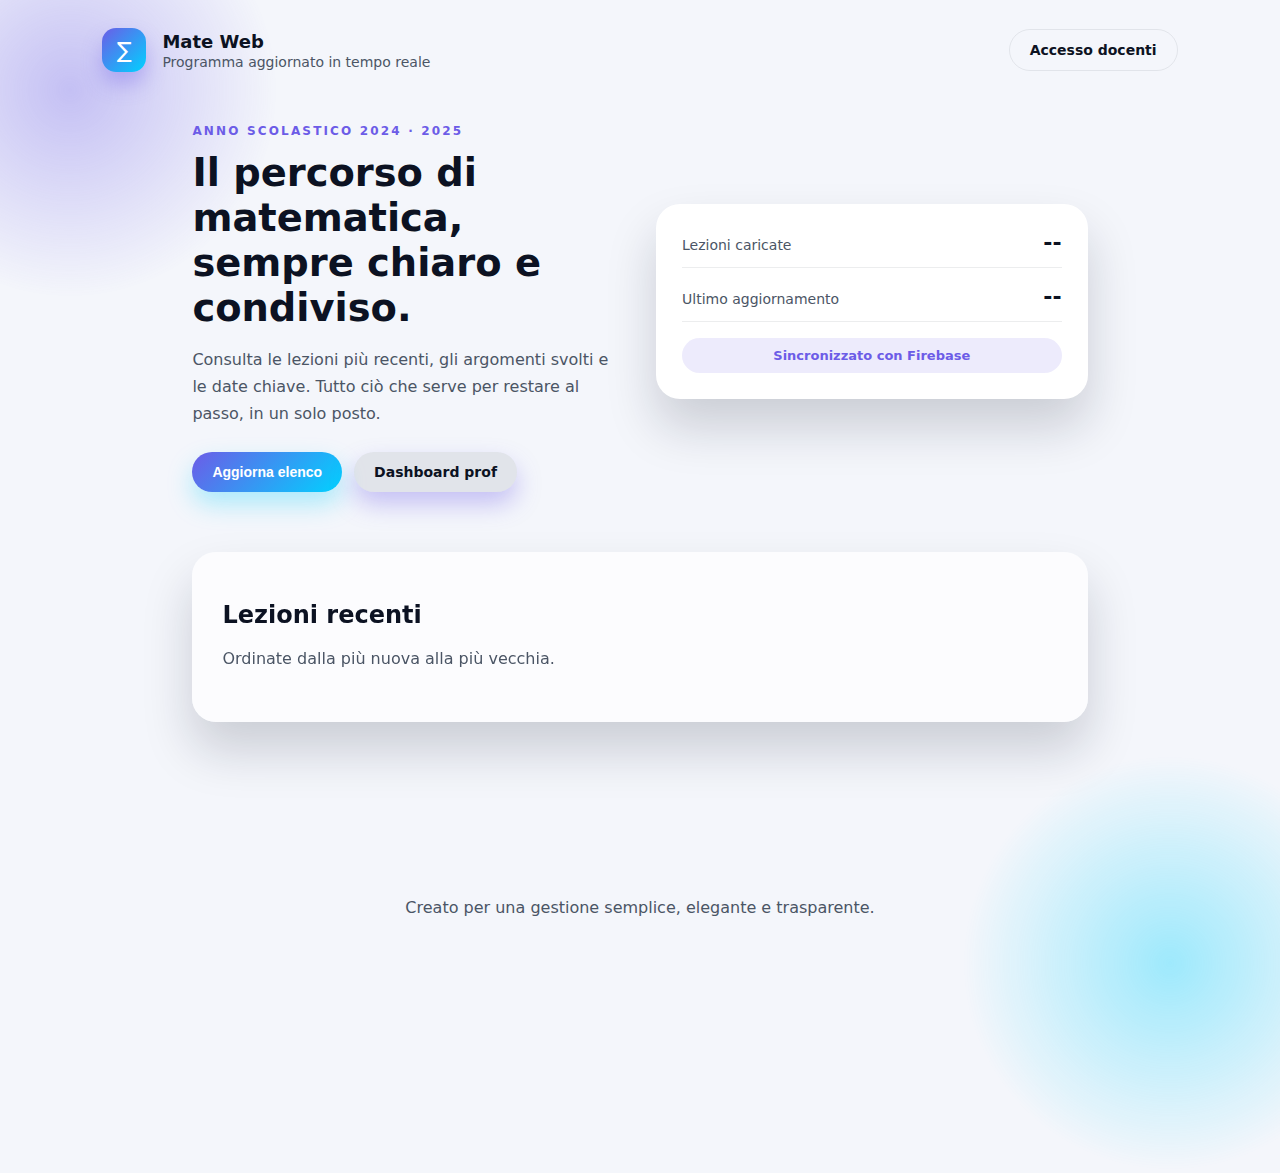
<file: index.html>
<!DOCTYPE html>
<html lang="it">
  <head>
    <meta charset="UTF-8" />
    <meta name="viewport" content="width=device-width, initial-scale=1" />
    <title>Programma Matematica</title>
    <link rel="stylesheet" href="style.css" />
  </head>
  <body class="page">
    <div class="bg-orb orb-1"></div>
    <div class="bg-orb orb-2"></div>

    <header class="topbar">
      <div class="brand">
        <span class="brand-mark">∑</span>
        <div>
          <p class="brand-title">Mate Web</p>
          <p class="brand-subtitle">Programma aggiornato in tempo reale</p>
        </div>
      </div>
      <a class="ghost-button" href="login.html">Accesso docenti</a>
    </header>

    <main class="container">
      <section class="hero">
        <div>
          <p class="eyebrow">Anno scolastico 2024 · 2025</p>
          <h1>Il percorso di matematica, sempre chiaro e condiviso.</h1>
          <p class="lead">
            Consulta le lezioni più recenti, gli argomenti svolti e le date
            chiave. Tutto ciò che serve per restare al passo, in un solo posto.
          </p>
          <div class="hero-actions">
            <button class="primary-button" type="button" onclick="carica()">
              Aggiorna elenco
            </button>
            <a class="secondary-button" href="admin.html">Dashboard prof</a>
          </div>
        </div>
        <div class="hero-card">
          <div class="hero-stat">
            <p class="stat-label">Lezioni caricate</p>
            <p class="stat-value" id="lesson-count">--</p>
          </div>
          <div class="hero-stat">
            <p class="stat-label">Ultimo aggiornamento</p>
            <p class="stat-value" id="last-update">--</p>
          </div>
          <div class="hero-pill">Sincronizzato con Firebase</div>
        </div>
      </section>

      <section class="content-section">
        <div class="section-header">
          <div>
            <h2>Lezioni recenti</h2>
            <p class="section-subtitle">Ordinate dalla più nuova alla più vecchia.</p>
          </div>
          <p id="status" class="small"></p>
        </div>
        <div id="lista" class="lesson-grid"></div>
      </section>
    </main>

    <footer class="footer">
      <p>Creato per una gestione semplice, elegante e trasparente.</p>
    </footer>

    <script type="module">
      import { db } from "./firebase.js";
      import {
        collection,
        getDocs,
        query,
        orderBy,
      } from "https://www.gstatic.com/firebasejs/10.7.1/firebase-firestore.js";

      async function carica() {
        const lista = document.getElementById("lista");
        const count = document.getElementById("lesson-count");
        const lastUpdate = document.getElementById("last-update");
        const status = document.getElementById("status");
        lista.innerHTML = "";
        status.textContent = "";
        let snap;
        try {
          const q = query(collection(db, "lezioni"), orderBy("data", "desc"));
          snap = await getDocs(q);
        } catch (error) {
          status.textContent =
            "Impossibile caricare le lezioni. Verifica i permessi Firestore.";
          console.error("Errore lettura lezioni:", error);
          count.textContent = "0";
          lastUpdate.textContent = "In attesa";
          return;
        }
        lista.innerHTML = "";
        const q = query(collection(db, "lezioni"), orderBy("data", "desc"));
        const snap = await getDocs(q);
        let total = 0;
        let lastDate = "";

        snap.forEach((doc) => {
          total += 1;
          const l = doc.data();
          if (!lastDate) {
            lastDate = l.data;
          }
          lista.innerHTML += `
            <article class="lesson">
              <div>
                <p class="lesson-date">${l.data}</p>
                <p class="lesson-topic">${l.argomento}</p>
              </div>
              <span class="lesson-badge">Programma</span>
            </article>`;
        });

        count.textContent = total || "0";
        lastUpdate.textContent = lastDate || "In attesa";
      }

      window.carica = carica;
      carica();
    </script>
  </body>
</html>
</file>
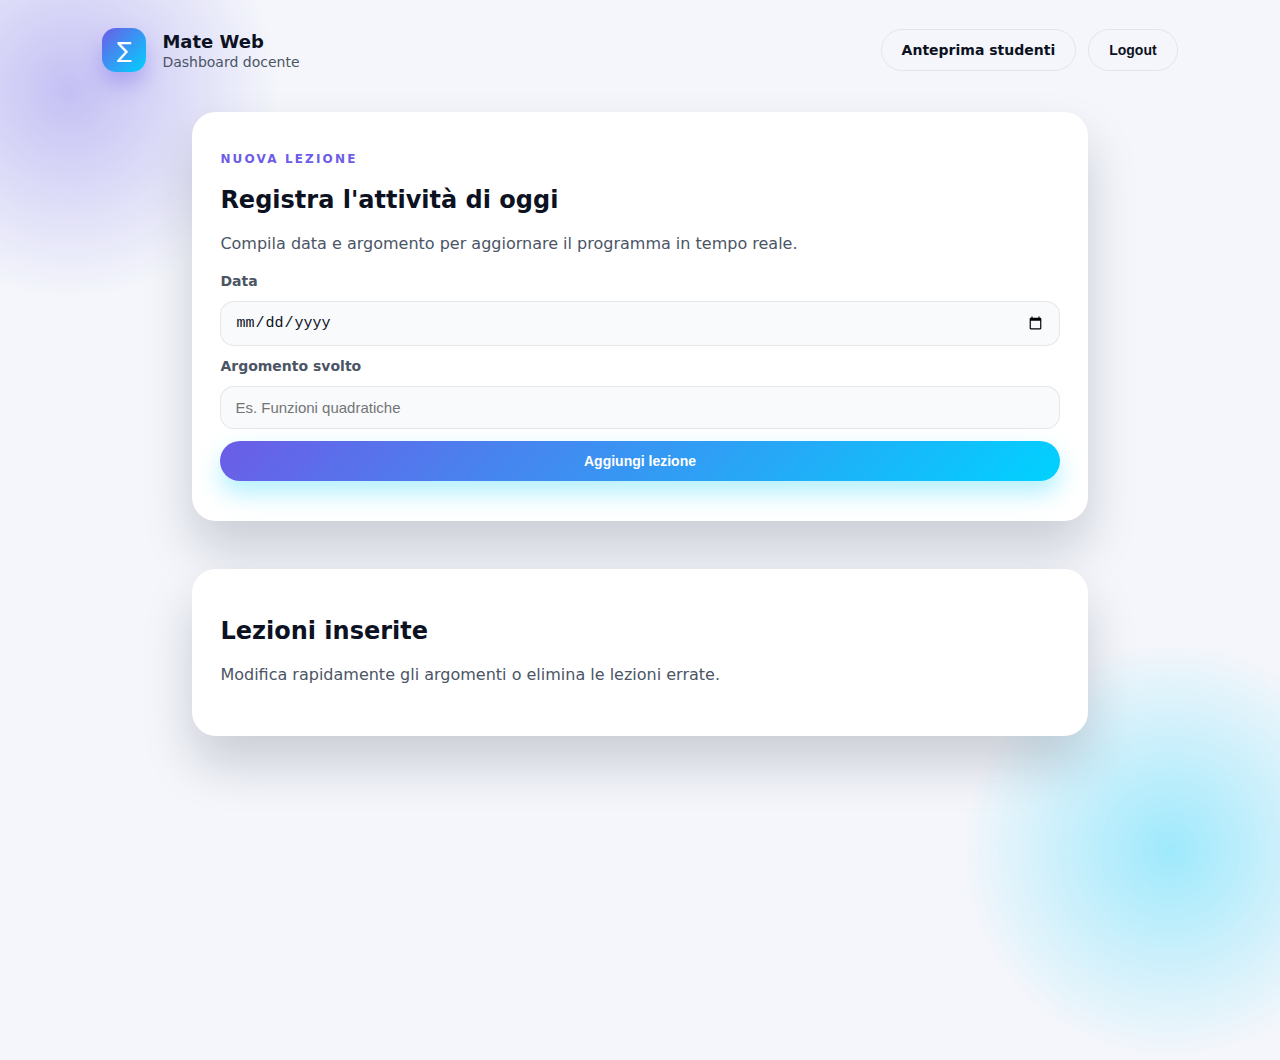
<file: admin.html>
<!DOCTYPE html>
<html lang="it">
  <head>
    <meta charset="UTF-8" />
    <meta name="viewport" content="width=device-width, initial-scale=1" />
    <title>Dashboard Docente</title>
    <link rel="stylesheet" href="style.css" />
  </head>
  <body class="page">
    <div class="bg-orb orb-1"></div>
    <div class="bg-orb orb-2"></div>

    <header class="topbar">
      <div class="brand">
        <span class="brand-mark">∑</span>
        <div>
          <p class="brand-title">Mate Web</p>
          <p class="brand-subtitle">Dashboard docente</p>
        </div>
      </div>
      <div class="topbar-actions">
        <a class="ghost-button" href="index.html">Anteprima studenti</a>
        <button class="ghost-button" onclick="logout()">Logout</button>
      </div>
    </header>

    <main class="container">
      <section class="content-grid">
        <div class="card">
          <div class="card-header">
            <div>
              <p class="eyebrow">Nuova lezione</p>
              <h2>Registra l'attività di oggi</h2>
              <p class="section-subtitle">
                Compila data e argomento per aggiornare il programma in tempo
                reale.
              </p>
            </div>
          </div>
          <div class="form-grid">
            <label for="data">Data</label>
            <input id="data" type="date" />
            <label for="argomento">Argomento svolto</label>
            <input id="argomento" type="text" placeholder="Es. Funzioni quadratiche" />
            <button class="primary-button" onclick="aggiungi()">Aggiungi lezione</button>
            <p id="ok" class="small"></p>
          </div>
        </div>

        <div class="card">
          <div class="section-header">
            <div>
              <h2>Lezioni inserite</h2>
              <p class="section-subtitle">
                Modifica rapidamente gli argomenti o elimina le lezioni errate.
              </p>
            </div>
          </div>
          <div id="lista" class="lesson-grid"></div>
        </div>
      </section>
    </main>

    <div class="modal" id="modal">
      <div class="modal-content">
        <div class="modal-header">
          <h3>Modifica lezione</h3>
          <p class="small">Aggiorna la data o l'argomento in modo preciso.</p>
        </div>
        <label for="mdata">Data</label>
        <input id="mdata" type="date" />
        <label for="margomento">Argomento</label>
        <input id="margomento" type="text" />
        <div class="modal-actions">
          <button class="primary-button" onclick="salvaModifica()">Salva</button>
          <button class="secondary-button" onclick="chiudi()">Annulla</button>
        </div>
      </div>
    </div>

    <script type="module">
      import { db, auth } from "./firebase.js";
      import {
        collection,
        addDoc,
        getDocs,
        doc,
        deleteDoc,
        updateDoc,
        query,
        orderBy,
      } from "https://www.gstatic.com/firebasejs/10.7.1/firebase-firestore.js";
      import { signOut } from "https://www.gstatic.com/firebasejs/10.7.1/firebase-auth.js";

      let currentId = null;

      window.logout = () => signOut(auth).then(() => (location.href = "login.html"));

      window.aggiungi = async function () {
        const data = document.getElementById("data").value;
        const argomento = document.getElementById("argomento").value;
        const ok = document.getElementById("ok");
        ok.innerText = "";
        try {
          await addDoc(collection(db, "lezioni"), { data, argomento });
          ok.innerText = "✅ Inserito!";
          carica();
        } catch (error) {
          ok.innerText =
            "❌ Errore nel salvataggio. Controlla permessi Firestore.";
          console.error("Errore inserimento lezione:", error);
        }
        await addDoc(collection(db, "lezioni"), { data, argomento });
        document.getElementById("ok").innerText = "✅ Inserito!";
        carica();
      };

      async function carica() {
        const lista = document.getElementById("lista");
        lista.innerHTML = "";
        let snap;
        try {
          const q = query(collection(db, "lezioni"), orderBy("data", "desc"));
          snap = await getDocs(q);
        } catch (error) {
          lista.innerHTML =
            "<p class=\"small\">❌ Errore nel caricamento lezioni. Controlla i permessi Firestore.</p>";
          console.error("Errore lettura lezioni:", error);
          return;
        }
        const q = query(collection(db, "lezioni"), orderBy("data", "desc"));
        const snap = await getDocs(q);

        snap.forEach((d) => {
          const l = d.data();
          lista.innerHTML += `
            <article class="lesson">
              <div>
                <p class="lesson-date">${l.data}</p>
                <p class="lesson-topic">${l.argomento}</p>
              </div>
              <div class="lesson-actions">
                <button class="icon-button" onclick="apri('${d.id}','${l.data}','${l.argomento}')">
                  ✏️
                </button>
                <button class="icon-button" onclick="cancella('${d.id}')">🗑</button>
              </div>
            </article>`;
        });
      }
      carica();

      window.cancella = async (id) => {
        try {
          await deleteDoc(doc(db, "lezioni", id));
          carica();
        } catch (error) {
          document.getElementById("ok").innerText =
            "❌ Errore nella cancellazione. Controlla permessi Firestore.";
          console.error("Errore cancellazione lezione:", error);
        }
        await deleteDoc(doc(db, "lezioni", id));
        carica();
      };

      window.apri = (id, data, arg) => {
        currentId = id;
        document.getElementById("mdata").value = data;
        document.getElementById("margomento").value = arg;
        document.getElementById("modal").style.display = "flex";
      };

      window.chiudi = () => (document.getElementById("modal").style.display = "none");

      window.salvaModifica = async () => {
        const data = document.getElementById("mdata").value;
        const argomento = document.getElementById("margomento").value;
        try {
          await updateDoc(doc(db, "lezioni", currentId), { data, argomento });
          chiudi();
          carica();
        } catch (error) {
          document.getElementById("ok").innerText =
            "❌ Errore nel salvataggio. Controlla permessi Firestore.";
          console.error("Errore modifica lezione:", error);
        }
        await updateDoc(doc(db, "lezioni", currentId), { data, argomento });
        chiudi();
        carica();
      };
    </script>
  </body>
</html>
</file>
<file: style.css>
:root {
  color-scheme: dark;
  --bg: #0b1020;
  --bg-soft: #11162a;
  --card: #131a2c;
  --card-muted: rgba(255, 255, 255, 0.08);
  --text: #eef2ff;
  --text-light: #b8c1d9;
  --accent: #8a7bff;
  --accent-2: #21d4fd;
  --accent-3: #ff6b6b;
  --border: rgba(148, 163, 184, 0.16);
  --shadow: 0 28px 50px rgba(2, 6, 23, 0.6);
  color-scheme: light;
  --bg: #0b1020;
  --bg-soft: #11162a;
  --card: #ffffff;
  --card-muted: rgba(255, 255, 255, 0.7);
  --text: #0c1222;
  --text-light: #4b5565;
  --accent: #6c5ce7;
  --accent-2: #00d2ff;
  --accent-3: #ff6b6b;
  --border: rgba(15, 23, 42, 0.08);
  --shadow: 0 28px 50px rgba(15, 23, 42, 0.18);
  --radius: 24px;
}

* {
  box-sizing: border-box;
}

body {
  margin: 0;
  font-family: "Inter", "Segoe UI", system-ui, sans-serif;
  background: radial-gradient(circle at top, #1b2440, var(--bg));
  background: #f4f6fb;
  color: var(--text);
  min-height: 100vh;
}

.page {
  position: relative;
  overflow-x: hidden;
}

.bg-orb {
  position: absolute;
  width: 420px;
  height: 420px;
  border-radius: 50%;
  filter: blur(0);
  opacity: 0.35;
  z-index: 0;
}

.orb-1 {
  top: -120px;
  left: -140px;
  background: radial-gradient(circle, #8a7bff, transparent 70%);
  background: radial-gradient(circle, var(--accent), transparent 70%);
}

.orb-2 {
  bottom: -160px;
  right: -100px;
  background: radial-gradient(circle, #21d4fd, transparent 70%);
  background: radial-gradient(circle, var(--accent-2), transparent 70%);
}

.topbar {
  position: relative;
  z-index: 2;
  display: flex;
  align-items: center;
  justify-content: space-between;
  padding: 28px 8vw 0;
  gap: 16px;
}

.topbar.minimal {
  padding-top: 24px;
}

.brand {
  display: flex;
  align-items: center;
  gap: 16px;
}

.brand-mark {
  width: 44px;
  height: 44px;
  border-radius: 14px;
  display: grid;
  place-items: center;
  font-size: 22px;
  background: linear-gradient(135deg, var(--accent), var(--accent-2));
  color: white;
  box-shadow: 0 12px 20px rgba(33, 212, 253, 0.35);
  box-shadow: 0 12px 20px rgba(108, 92, 231, 0.35);
}

.brand-title {
  margin: 0;
  font-weight: 700;
  font-size: 18px;
}

.brand-subtitle {
  margin: 2px 0 0;
  color: var(--text-light);
  font-size: 14px;
}

.topbar-actions {
  display: flex;
  gap: 12px;
  flex-wrap: wrap;
}

.container {
  position: relative;
  z-index: 1;
  max-width: 1100px;
  margin: 40px auto 120px;
  padding: 0 8vw;
}

.hero {
  display: grid;
  grid-template-columns: repeat(auto-fit, minmax(240px, 1fr));
  gap: 32px;
  align-items: center;
  margin-bottom: 60px;
}

.eyebrow {
  text-transform: uppercase;
  letter-spacing: 0.18em;
  font-size: 12px;
  font-weight: 600;
  color: var(--accent);
  margin-bottom: 12px;
}

h1 {
  font-size: clamp(2rem, 3vw, 3rem);
  margin: 0 0 16px;
}

.lead {
  font-size: 1rem;
  color: var(--text-light);
  line-height: 1.7;
}

.hero-actions {
  display: flex;
  flex-wrap: wrap;
  gap: 12px;
  margin-top: 24px;
}

.hero-card {
  background: var(--card);
  background: white;
  border-radius: var(--radius);
  padding: 26px;
  box-shadow: var(--shadow);
  display: grid;
  gap: 16px;
}

.hero-stat {
  display: flex;
  justify-content: space-between;
  align-items: baseline;
  border-bottom: 1px solid var(--border);
  padding-bottom: 12px;
}

.hero-stat:last-of-type {
  border-bottom: none;
  padding-bottom: 0;
}

.stat-label {
  margin: 0;
  font-size: 14px;
  color: var(--text-light);
}

.stat-value {
  margin: 0;
  font-size: 22px;
  font-weight: 700;
}

.hero-pill {
  padding: 10px 14px;
  border-radius: 999px;
  background: rgba(138, 123, 255, 0.18);
  background: rgba(108, 92, 231, 0.12);
  color: var(--accent);
  font-weight: 600;
  font-size: 13px;
  text-align: center;
}

.content-section {
  background: rgba(19, 26, 44, 0.75);
  background: rgba(255, 255, 255, 0.7);
  border-radius: var(--radius);
  padding: 30px;
  box-shadow: var(--shadow);
  backdrop-filter: blur(6px);
}

.section-header {
  display: flex;
  justify-content: space-between;
  align-items: center;
  margin-bottom: 24px;
  gap: 16px;
  flex-wrap: wrap;
}

.section-subtitle {
  margin: 8px 0 0;
  color: var(--text-light);
}

.lesson-grid {
  display: grid;
  gap: 16px;
}

.lesson {
  background: var(--card);
  background: white;
  border-radius: 18px;
  padding: 18px 20px;
  display: flex;
  justify-content: space-between;
  align-items: center;
  gap: 16px;
  border: 1px solid var(--border);
  transition: transform 0.2s ease, box-shadow 0.2s ease;
}

.lesson:hover {
  transform: translateY(-2px);
  box-shadow: 0 18px 30px rgba(2, 6, 23, 0.4);
  box-shadow: 0 18px 30px rgba(15, 23, 42, 0.12);
}

.lesson-date {
  margin: 0 0 6px;
  font-weight: 700;
}

.lesson-topic {
  margin: 0;
  color: var(--text-light);
}

.lesson-badge {
  background: rgba(33, 212, 253, 0.15);
  color: #9ae6ff;
  background: rgba(0, 210, 255, 0.12);
  color: #0078a0;
  padding: 8px 12px;
  border-radius: 999px;
  font-size: 12px;
  font-weight: 600;
}

.lesson-actions {
  display: flex;
  gap: 8px;
}

.card {
  background: var(--card);
  background: white;
  border-radius: var(--radius);
  padding: 28px;
  box-shadow: var(--shadow);
  margin-bottom: 24px;
}

.card-header {
  margin-bottom: 20px;
}

.form-grid {
  display: grid;
  gap: 12px;
}

label {
  font-size: 14px;
  font-weight: 600;
  color: var(--text-light);
}

input {
  width: 100%;
  padding: 12px 14px;
  border-radius: 14px;
  border: 1px solid var(--border);
  font-size: 15px;
  background: #0f172a;
  color: var(--text);
  background: #f8fafc;
  transition: border 0.2s ease, box-shadow 0.2s ease;
}

input:focus {
  outline: none;
  border-color: var(--accent);
  box-shadow: 0 0 0 3px rgba(108, 92, 231, 0.2);
}

.primary-button,
.secondary-button,
.ghost-button,
.icon-button {
  border: none;
  cursor: pointer;
  font-weight: 600;
  border-radius: 999px;
  padding: 12px 20px;
  font-size: 14px;
  transition: transform 0.2s ease, box-shadow 0.2s ease, opacity 0.2s ease;
  text-decoration: none;
  display: inline-flex;
  align-items: center;
  justify-content: center;
  gap: 8px;
}

.primary-button {
  background: linear-gradient(135deg, var(--accent), var(--accent-2));
  color: white;
  box-shadow: 0 12px 25px rgba(33, 212, 253, 0.35);
}

.secondary-button {
  background: rgba(148, 163, 184, 0.12);
  box-shadow: 0 12px 25px rgba(108, 92, 231, 0.35);
}

.secondary-button {
  background: rgba(15, 23, 42, 0.08);
  color: var(--text);
}

.ghost-button {
  background: transparent;
  color: var(--text);
  border: 1px solid var(--border);
}

.icon-button {
  background: #0f172a;
  background: #f8fafc;
  color: var(--text);
  border-radius: 12px;
  padding: 8px 10px;
}

.primary-button:hover,
.secondary-button:hover,
.ghost-button:hover,
.icon-button:hover {
  transform: translateY(-1px);
}

.content-grid {
  display: grid;
  gap: 24px;
}

.auth-card {
  display: grid;
  grid-template-columns: repeat(auto-fit, minmax(240px, 1fr));
  gap: 32px;
  align-items: center;
}

.form-card {
  background: var(--card);
  background: white;
  padding: 26px;
  border-radius: var(--radius);
  box-shadow: var(--shadow);
  display: grid;
  gap: 12px;
}

.small {
  color: var(--text-light);
  font-size: 14px;
  margin: 0;
}

.footer {
  text-align: center;
  color: var(--text-light);
  padding: 40px 20px 80px;
}

.modal {
  position: fixed;
  inset: 0;
  background: rgba(2, 6, 23, 0.75);
  background: rgba(15, 23, 42, 0.45);
  display: none;
  align-items: center;
  justify-content: center;
  padding: 20px;
  z-index: 20;
}

.modal-content {
  background: var(--card);
  background: white;
  padding: 28px;
  border-radius: var(--radius);
  width: min(90vw, 420px);
  display: grid;
  gap: 12px;
}

.modal-header h3 {
  margin: 0;
}

.modal-actions {
  display: flex;
  gap: 12px;
  flex-wrap: wrap;
}

@media (max-width: 720px) {
  .topbar {
    flex-direction: column;
    align-items: flex-start;
  }

  .hero-card {
    order: -1;
  }

  .content-section {
    padding: 24px;
  }
}
</file>
